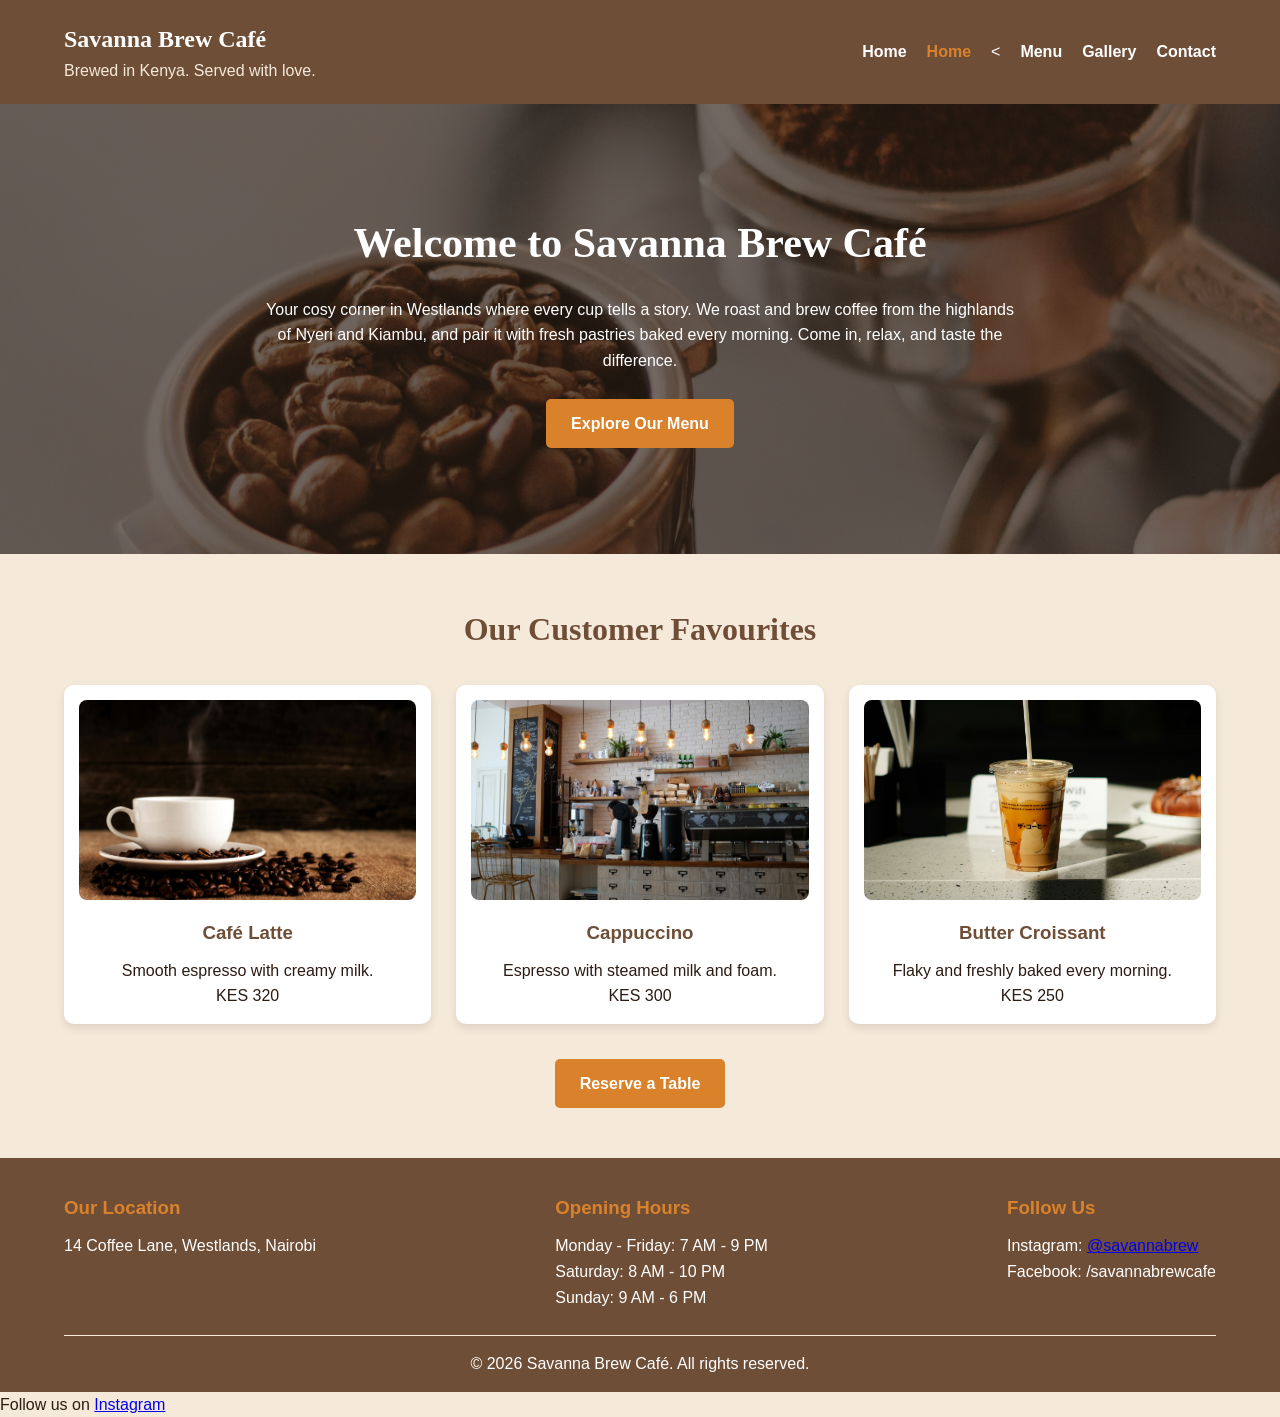
<file: index.html>
<!DOCTYPE html>
<html lang="en">

<head>
    <meta charset="UTF-8">
    <meta name="viewport" content="width=device-width, initial-scale=1.0">

    <title>Home | Savanna Brew Café</title>

    <link rel="stylesheet" href="css/style.css">
</head>

<body>

    <!-- Header -->
    <header>
        <div class="logo">
            <h2>Savanna Brew Café</h2>
            <p>Brewed in Kenya. Served with love.</p>
        </div>

        <!-- Navigation -->
        <nav>
            <ul>
                <li><a href="index.html">Home</a></li>
                <li><a href="about.html" class="active">Home</a></li><
                <li><a href="menu.html">Menu</a></li>
                <li><a href="gallery.html">Gallery</a></li>
                <li><a href="contact.html">Contact</a></li>
            </ul>
        </nav>
    </header>

    <!-- Main Content -->
    <main>

        <!-- Hero Section -->
        <section class="hero">

            <div class="hero-content">

                <h1>Welcome to Savanna Brew Café</h1>

                <p>
                    Your cosy corner in Westlands where every cup tells a story.
                    We roast and brew coffee from the highlands of Nyeri and Kiambu,
                    and pair it with fresh pastries baked every morning.
                    Come in, relax, and taste the difference.
                </p>

                <a href="menu.html" class="btn">Explore Our Menu</a>

            </div>

        </section>

        <!-- Featured Section -->
        <section class="featured">

            <h2>Our Customer Favourites</h2>

            <div class="card-container">

                <article class="card">
                    <img src="images/gallery-1.jpg" alt="Freshly prepared café latte">
                    <h3>Café Latte</h3>
                    <p>Smooth espresso with creamy milk.</p>
                    <p>KES 320</p>
                </article>

                <article class="card">
                    <img src="images/gallery-2.jpg" alt="Fresh cappuccino coffee">
                    <h3>Cappuccino</h3>
                    <p>Espresso with steamed milk and foam.</p>
                    <p>KES 300</p>
                </article>

                <article class="card">
                    <img src="images/gallery-3.jpg" alt="Freshly baked butter croissant">
                    <h3>Butter Croissant</h3>
                    <p>Flaky and freshly baked every morning.</p>
                    <p>KES 250</p>
                </article>

            </div>

            <a href="contact.html" class="btn">Reserve a Table</a>

        </section>

    </main>

    <!-- Footer -->
    <footer>

        <div class="footer-container">

            <div>
                <h3>Our Location</h3>
                <p>14 Coffee Lane, Westlands, Nairobi</p>
            </div>

            <div>
                <h3>Opening Hours</h3>
                <p>Monday - Friday: 7 AM - 9 PM</p>
                <p>Saturday: 8 AM - 10 PM</p>
                <p>Sunday: 9 AM - 6 PM</p>
            </div>

           <div>
    <h3>Follow Us</h3>
    <p>
        Instagram:
        <a href="https://www.instagram.com/"
           target="_blank"
           rel="noopener noreferrer">@savannabrew</a>
    </p>
    <p>Facebook: /savannabrewcafe</p>
</div>

        </div>

        <p class="copyright">
            &copy; 2026 Savanna Brew Café. All rights reserved.
        </p>

    </footer>
    <p>
    Follow us on
    <a href="https://www.instagram.com/"
       target="_blank"
       rel="noopener noreferrer">Instagram</a>
</p>



</body>
</html>
</file>
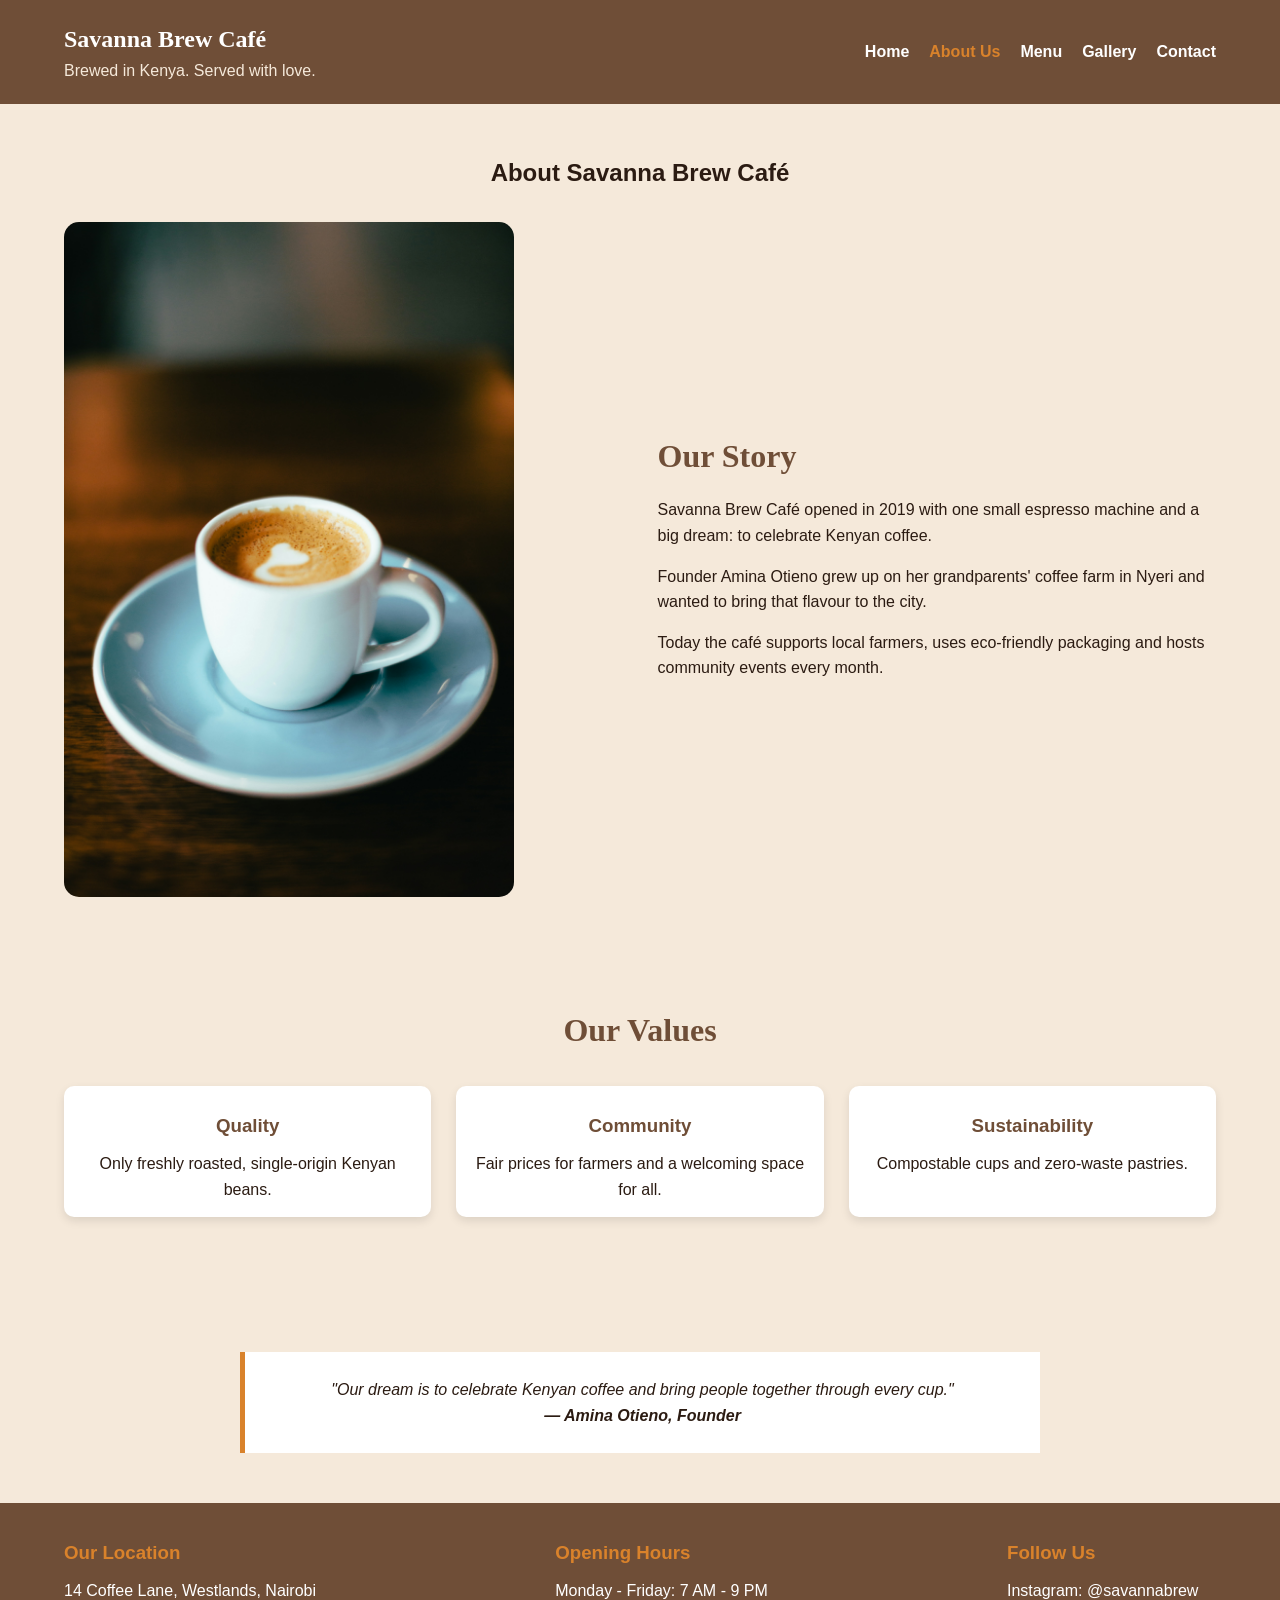
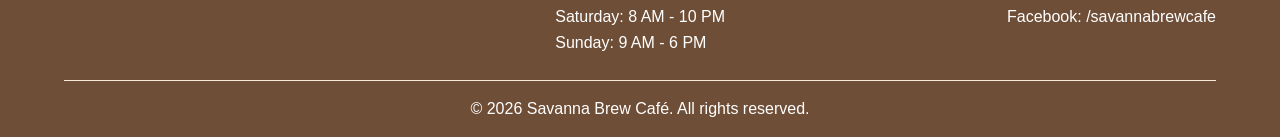
<file: about.html>
<!DOCTYPE html>
<html lang="en">

<head>
    <meta charset="UTF-8">
    <meta name="viewport" content="width=device-width, initial-scale=1.0">

    <title>About Us | Savanna Brew Café</title>

    <link rel="stylesheet" href="css/style.css">
</head>

<body>

    <!-- Header -->
    <header>

        <div class="logo">
            <h2>Savanna Brew Café</h2>
            <p>Brewed in Kenya. Served with love.</p>
        </div>

        <nav>
            <ul>
                <li><a href="index.html">Home</a></li>
                <li><a href="about.html" class="active">About Us</a></li>
                <li><a href="menu.html">Menu</a></li>
                <li><a href="gallery.html">Gallery</a></li>
                <li><a href="contact.html">Contact</a></li>
            </ul>
        </nav>

    </header>

    <!-- Main Content -->
    <main>

        <section class="featured">

            <h1>About Savanna Brew Café</h1>

            <div class="about-container">

                <div class="about-image">
                    <img src="images/about-owner.jpg"
                         alt="Savanna Brew Café owner behind the counter">
                </div>

                <article class="about-text">

                    <h2>Our Story</h2>

                    <p>
                        Savanna Brew Café opened in 2019 with one small
                        espresso machine and a big dream: to celebrate
                        Kenyan coffee.
                    </p>

                    <p>
                        Founder Amina Otieno grew up on her grandparents'
                        coffee farm in Nyeri and wanted to bring that
                        flavour to the city.
                    </p>

                    <p>
                        Today the café supports local farmers, uses
                        eco-friendly packaging and hosts community
                        events every month.
                    </p>

                </article>

            </div>

        </section>

        <!-- Our Values -->
        <section class="featured">

            <h2>Our Values</h2>

            <div class="card-container">

                <article class="card">
                    <h3>Quality</h3>
                    <p>
                        Only freshly roasted, single-origin Kenyan beans.
                    </p>
                </article>

                <article class="card">
                    <h3>Community</h3>
                    <p>
                        Fair prices for farmers and a welcoming space for all.
                    </p>
                </article>

                <article class="card">
                    <h3>Sustainability</h3>
                    <p>
                        Compostable cups and zero-waste pastries.
                    </p>
                </article>

            </div>

        </section>

        <!-- Owner's Quote -->
        <section class="featured">

            <blockquote>
                "Our dream is to celebrate Kenyan coffee and bring
                people together through every cup."
                <br>
                <strong>— Amina Otieno, Founder</strong>
            </blockquote>

        </section>

    </main>

    <!-- Footer -->
    <footer>

        <div class="footer-container">

            <div>
                <h3>Our Location</h3>
                <p>14 Coffee Lane, Westlands, Nairobi</p>
            </div>

            <div>
                <h3>Opening Hours</h3>
                <p>Monday - Friday: 7 AM - 9 PM</p>
                <p>Saturday: 8 AM - 10 PM</p>
                <p>Sunday: 9 AM - 6 PM</p>
            </div>

            <div>
                <h3>Follow Us</h3>
                <p>Instagram: @savannabrew</p>
                <p>Facebook: /savannabrewcafe</p>
            </div>

        </div>

        <p class="copyright">
            &copy; 2026 Savanna Brew Café. All rights reserved.
        </p>

    </footer>

</body>
</html>
</file>
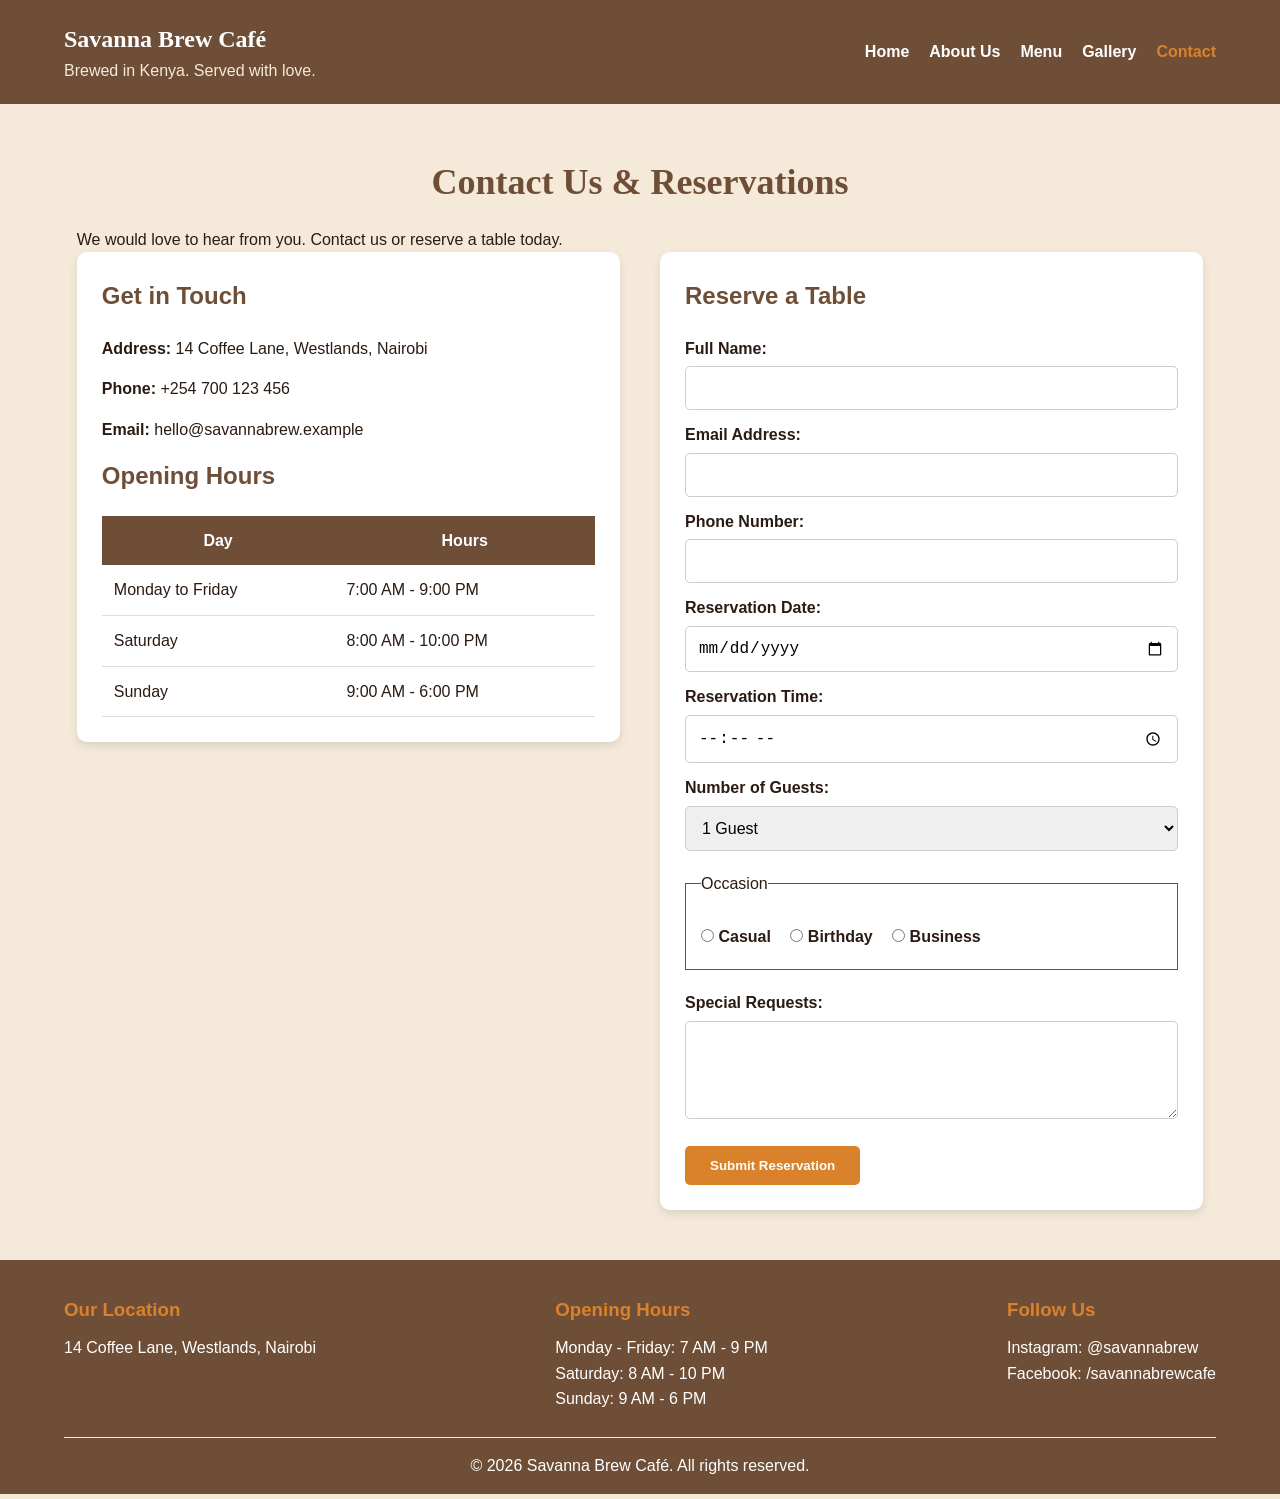
<file: contact.html>
<!DOCTYPE html>
<html lang="en">

<head>
    <meta charset="UTF-8">
    <meta name="viewport" content="width=device-width, initial-scale=1.0">

    <title>Contact Us | Savanna Brew Café</title>

    <link rel="stylesheet" href="css/style.css">
</head>

<body>

    <!-- Header -->
    <header>

        <div class="logo">
            <h2>Savanna Brew Café</h2>
            <p>Brewed in Kenya. Served with love.</p>
        </div>

        <nav>
            <ul>
                <li><a href="index.html">Home</a></li>
                <li><a href="about.html">About Us</a></li>
                <li><a href="menu.html">Menu</a></li>
                <li><a href="gallery.html">Gallery</a></li>
                <li><a href="contact.html" class="active">Contact</a></li>
            </ul>
        </nav>

    </header>

    <main>

        <section class="contact-section">
            <article>

            <h1>Contact Us & Reservations</h1>

            <p>
                We would love to hear from you.
                Contact us or reserve a table today.
            </p>

            <div class="contact-container">

                <!-- Contact Information -->
                <div class="contact-info">

                    <h2>Get in Touch</h2>

                    <p><strong>Address:</strong>
                    14 Coffee Lane, Westlands, Nairobi</p>

                    <p><strong>Phone:</strong>
                    +254 700 123 456</p>

                    <p><strong>Email:</strong>
                    hello@savannabrew.example</p>

                    <h2>Opening Hours</h2>

                    <table class="hours-table">

                        <thead>
                            <tr>
                                <th scope="col">Day</th>
                                <th scope="col">Hours</th>
                            </tr>
                        </thead>

                        <tbody>

                            <tr>
                                <td>Monday to Friday</td>
                                <td>7:00 AM - 9:00 PM</td>
                            </tr>

                            <tr>
                                <td>Saturday</td>
                                <td>8:00 AM - 10:00 PM</td>
                            </tr>

                            <tr>
                                <td>Sunday</td>
                                <td>9:00 AM - 6:00 PM</td>
                            </tr>

                        </tbody>

                    </table>

                </div>

                <!-- Reservation Form -->
                <div class="reservation-form">

                    <h2>Reserve a Table</h2>

                    <form action="#" method="post">

                        <label for="name">Full Name:</label>

                        <input type="text" id="name"
                        name="name" required>

                        <label for="email">Email Address:</label>

                        <input type="email" id="email"
                        name="email" required>

                        <label for="phone">Phone Number:</label>

                        <input type="tel" id="phone"
                        name="phone">

                        <label for="date">Reservation Date:</label>

                        <input type="date" id="date"
                        name="date" required>

                        <label for="time">Reservation Time:</label>

                        <input type="time" id="time"
                        name="time" required>

                        <label for="guests">Number of Guests:</label>

                        <select id="guests" name="guests">

                            <option value="1">1 Guest</option>
                            <option value="2">2 Guests</option>
                            <option value="3">3 Guests</option>
                            <option value="4">4 Guests</option>
                            <option value="5">5 Guests</option>
                            <option value="6">6 Guests</option>
                            <option value="7">7 Guests</option>
                            <option value="8">8 Guests</option>
                            <option value="9">9 Guests</option>
                            <option value="10">10 Guests</option>

                        </select>

                        <fieldset>

                            <legend>Occasion</legend>

                            <label>
                                <input type="radio"
                                name="occasion" value="Casual">
                                Casual
                            </label>

                            <label>
                                <input type="radio"
                                name="occasion" value="Birthday">
                                Birthday
                            </label>

                            <label>
                                <input type="radio"
                                name="occasion" value="Business">
                                Business
                            </label>

                        </fieldset>

                        <label for="requests">
                            Special Requests:
                        </label>

                        <textarea id="requests"
                        name="requests" rows="4"></textarea>

                        <button type="submit" class="btn">
                            Submit Reservation
                        </button>

                    </form>

                </div>

            </div>
            </article>
        </section>

    </main>

    <!-- Footer -->
    <footer>

        <div class="footer-container">

            <div>
                <h3>Our Location</h3>
                <p>14 Coffee Lane, Westlands, Nairobi</p>
            </div>

            <div>
                <h3>Opening Hours</h3>
                <p>Monday - Friday: 7 AM - 9 PM</p>
                <p>Saturday: 8 AM - 10 PM</p>
                <p>Sunday: 9 AM - 6 PM</p>
            </div>

            <div>
                <h3>Follow Us</h3>
                <p>Instagram: @savannabrew</p>
                <p>Facebook: /savannabrewcafe</p>
            </div>

        </div>

        <p class="copyright">
            &copy; 2026 Savanna Brew Café. All rights reserved.
        </p>

    </footer>

</body>
</html>
</file>
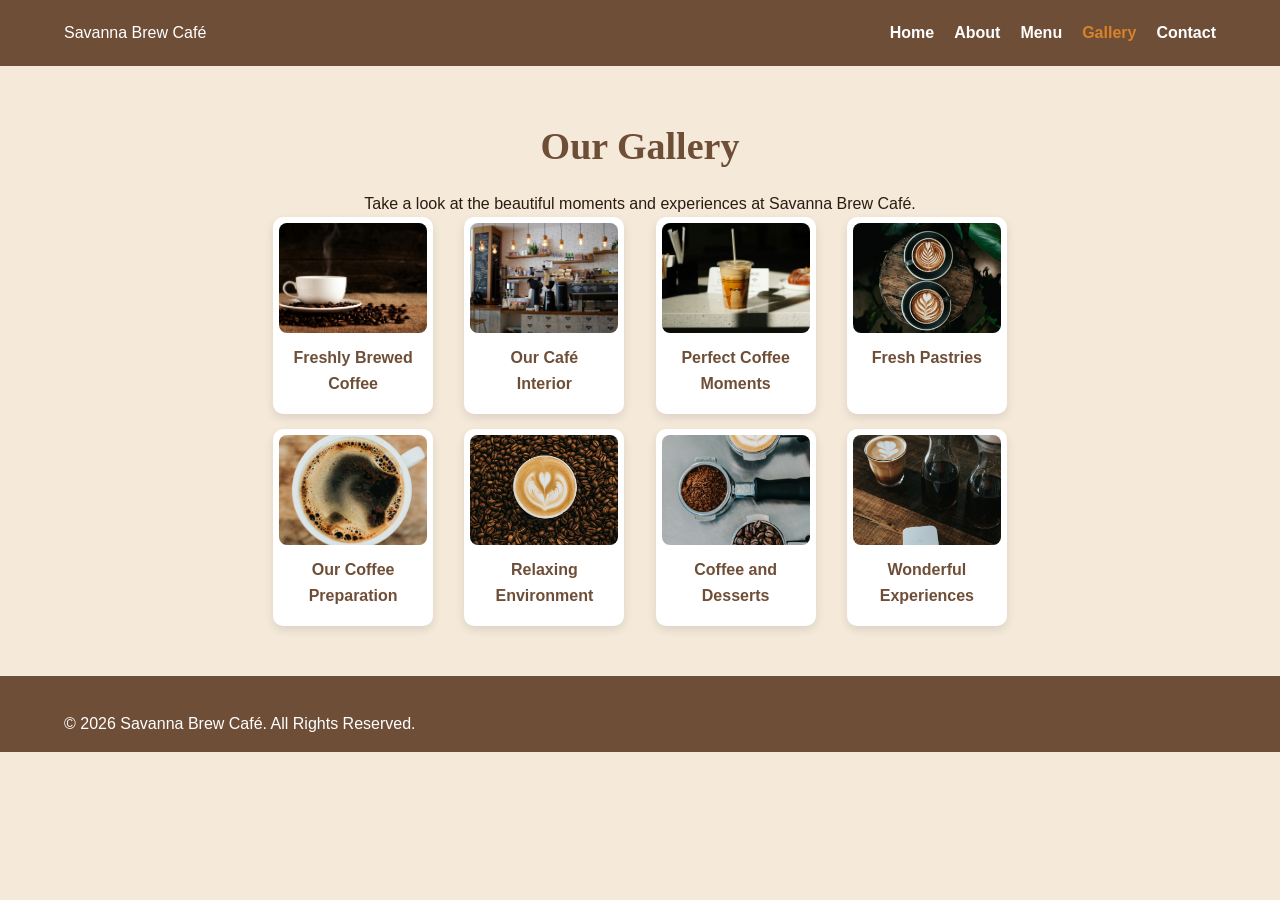
<file: gallery.html>
<!DOCTYPE html>
<html lang="en">
<head>
    <meta charset="UTF-8">
    <meta name="viewport" content="width=device-width, initial-scale=1.0">
    <title>Gallery | Savanna Brew Café</title>
    <link rel="stylesheet" href="css/style.css">
</head>

<body>

<header>
    <div class="logo">Savanna Brew Café</div>
    <nav>
        <ul>
            <li><a href="index.html">Home</a></li>
            <li><a href="about.html">About</a></li>
            <li><a href="menu.html">Menu</a></li>
            <li><a href="gallery.html" class="active">Gallery</a></li>
            <li><a href="contact.html">Contact</a></li>
        </ul>
    </nav>
</header>

<main>
    <section class="gallery-section">
        <article>
        <h1>Our Gallery</h1>
        <p>Take a look at the beautiful moments and experiences at Savanna Brew Café.</p>

        <div class="gallery-grid">

            <figure>
                <img src="images/gallery-1.jpg" alt="Freshly brewed coffee">
                <figcaption>Freshly Brewed Coffee</figcaption>
            </figure>

            <figure>
                <img src="images/gallery-2.jpg" alt="Café interior">
                <figcaption>Our Café Interior</figcaption>
            </figure>

            <figure>
                <img src="images/gallery-3.jpg" alt="Coffee served in a cup">
                <figcaption>Perfect Coffee Moments</figcaption>
            </figure>

            <figure>
                <img src="images/gallery-4.jpg" alt="Fresh pastries">
                <figcaption>Fresh Pastries</figcaption>
            </figure>

            <figure>
                <img src="images/gallery-5.jpg" alt="Coffee preparation">
                <figcaption>Our Coffee Preparation</figcaption>
            </figure>

            <figure>
                <img src="images/gallery-6.jpg" alt="Café seating area">
                <figcaption>Relaxing Environment</figcaption>
            </figure>

            <figure>
                <img src="images/gallery-7.jpg" alt="Coffee and dessert">
                <figcaption>Coffee and Desserts</figcaption>
            </figure>

            <figure>
                <img src="images/gallery-8.jpg" alt="Customers enjoying coffee">
                <figcaption>Wonderful Experiences</figcaption>
            </figure>

        </div>
    </article>
</main>

<footer>
    <p>&copy; 2026 Savanna Brew Café. All Rights Reserved.</p>
</footer>

</body>
</html>
</file>
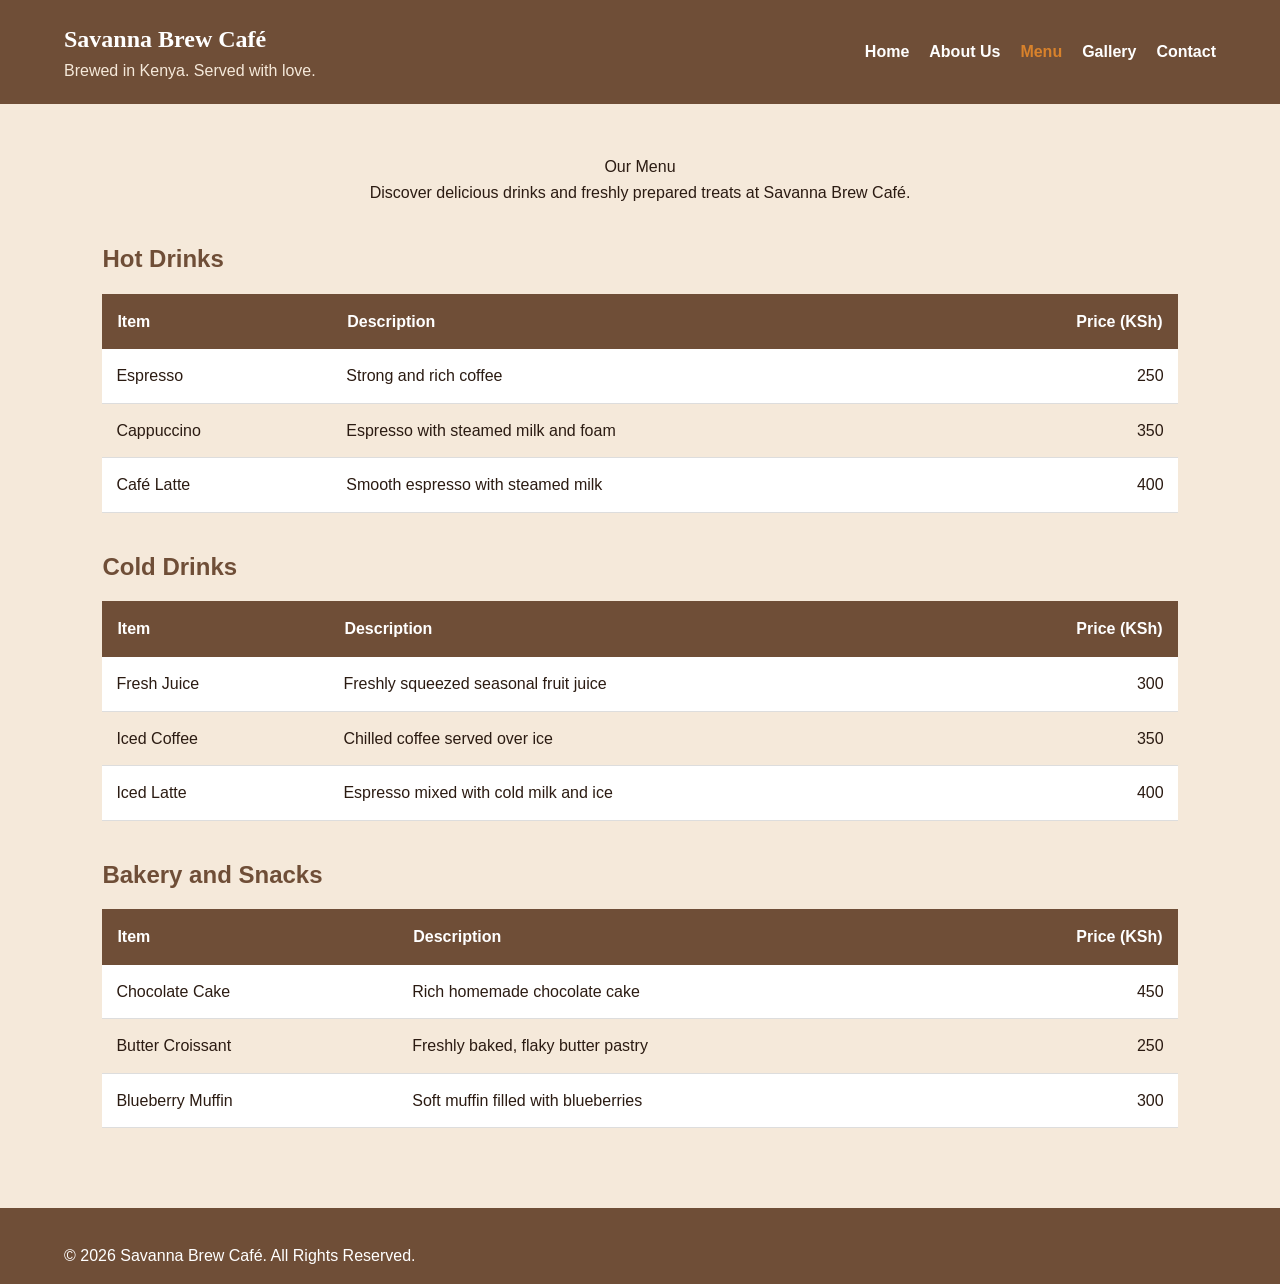
<file: menu.html>
<!DOCTYPE html>
<html lang="en">

<head>
    <meta charset="UTF-8">
    <meta name="viewport" content="width=device-width, initial-scale=1.0">

    <title>Our Menu | Savanna Brew Café</title>

    <link rel="stylesheet" href="css/style.css">
</head>

<body>

<header>
    <div class="logo">
        <h2>Savanna Brew Café</h2>
        <p>Brewed in Kenya. Served with love.</p>
    </div>

    <nav>
        <ul>
            <li><a href="index.html">Home</a></li>
            <li><a href="about.html">About Us</a></li>
            <li><a href="menu.html" class="active">Menu</a></li>
            <li><a href="gallery.html">Gallery</a></li>
            <li><a href="contact.html">Contact</a></li>
        </ul>
    </nav>
</header>

<main>

    <section class="menu-section">
        <article

        <h1>Our Menu</h1>

        <p>
            Discover delicious drinks and freshly prepared treats
            at Savanna Brew Café.
        </p>

        <!-- Hot Drinks -->
        <h2>Hot Drinks</h2>

        <div class="table-wrapper">
            <table class="menu-table">
                <thead>
                    <tr>
                        <th>Item</th>
                        <th>Description</th>
                        <th>Price (KSh)</th>
                    </tr>
                </thead>

                <tbody>
                    <tr>
                        <td>Espresso</td>
                        <td>Strong and rich coffee</td>
                        <td>250</td>
                    </tr>

                    <tr>
                        <td>Cappuccino</td>
                        <td>Espresso with steamed milk and foam</td>
                        <td>350</td>
                    </tr>

                    <tr>
                        <td>Café Latte</td>
                        <td>Smooth espresso with steamed milk</td>
                        <td>400</td>
                    </tr>
                </tbody>
            </table>
        </div>

        <!-- Cold Drinks -->
        <h2>Cold Drinks</h2>

        <div class="table-wrapper">
            <table class="menu-table">
                <thead>
                    <tr>
                        <th>Item</th>
                        <th>Description</th>
                        <th>Price (KSh)</th>
                    </tr>
                </thead>

                <tbody>
                    <tr>
                        <td>Fresh Juice</td>
                        <td>Freshly squeezed seasonal fruit juice</td>
                        <td>300</td>
                    </tr>

                    <tr>
                        <td>Iced Coffee</td>
                        <td>Chilled coffee served over ice</td>
                        <td>350</td>
                    </tr>

                    <tr>
                        <td>Iced Latte</td>
                        <td>Espresso mixed with cold milk and ice</td>
                        <td>400</td>
                    </tr>
                </tbody>
            </table>
        </div>

        <!-- Bakery and Snacks -->
        <h2>Bakery and Snacks</h2>

        <div class="table-wrapper">
            <table class="menu-table">
                <thead>
                    <tr>
                        <th>Item</th>
                        <th>Description</th>
                        <th>Price (KSh)</th>
                    </tr>
                </thead>

                <tbody>
                    <tr>
                        <td>Chocolate Cake</td>
                        <td>Rich homemade chocolate cake</td>
                        <td>450</td>
                    </tr>

                    <tr>
                        <td>Butter Croissant</td>
                        <td>Freshly baked, flaky butter pastry</td>
                        <td>250</td>
                    </tr>

                    <tr>
                        <td>Blueberry Muffin</td>
                        <td>Soft muffin filled with blueberries</td>
                        <td>300</td>
                    </tr>
                </tbody>
            </table>
        </div>
    </article>
    </section>

</main>

<footer>
    <p>&copy; 2026 Savanna Brew Café. All Rights Reserved.</p>
</footer>

</body>
</html>
</file>
<file: css/style.css>
/* GENERAL STYLING */

:root {
    --primary: #6F4E37;
    --secondary: #F5E9DA;
    --accent: #D9822B;
    --dark: #2B1B12;
    --white: #FFFFFF;
}

* {
    margin: 0;
    padding: 0;
    box-sizing: border-box;
}

body {
    font-family: Arial, sans-serif;
    font-size: 16px;
    line-height: 1.6;
    color: var(--dark);
    background-color: var(--secondary);
}

/* HEADER */

header {
    background-color: var(--primary);
    color: var(--white);
    padding: 20px 5%;
    display: flex;
    justify-content: space-between;
    align-items: center;
    flex-wrap: wrap;
}

.logo h2 {
    font-family: Georgia, serif;
}

.logo p {
    color: var(--secondary);
}

/* NAVIGATION */

nav ul {
    display: flex;
    list-style: none;
    gap: 20px;
}

nav a {
    color: var(--white);
    text-decoration: none;
    font-weight: bold;
    transition: 0.3s;
}

nav a:hover,
nav a:focus,
nav a.active {
    color: var(--accent);
}

/* HERO SECTION */

.hero {
    min-height: 450px;
    background:
        linear-gradient(rgba(43, 27, 18, 0.65),
        rgba(43, 27, 18, 0.65)),
        url("../images/hero.jpg");

    background-size: cover;
    background-position: center;

    display: flex;
    align-items: center;
    justify-content: center;
    text-align: center;
    padding: 40px 10%;
    color: var(--white);
}

.hero-content {
    max-width: 750px;
}

.hero h1 {
    font-family: Georgia, serif;
    font-size: 42px;
    margin-bottom: 20px;
}

.hero p {
    margin-bottom: 25px;
}

/* BUTTONS */

.btn {
    display: inline-block;
    background-color: var(--accent);
    color: var(--white);
    padding: 12px 25px;
    text-decoration: none;
    border-radius: 5px;
    font-weight: bold;
    transition: 0.3s;
}

.btn:hover,
.btn:focus {
    background-color: var(--primary);
    transform: translateY(-3px);
}

/* FEATURED SECTION */

.featured {
    text-align: center;
    padding: 50px 5%;
}

.featured h2 {
    font-family: Georgia, serif;
    font-size: 32px;
    margin-bottom: 30px;
    color: var(--primary);
}

.card-container {
    display: flex;
    justify-content: center;
    gap: 25px;
    margin-bottom: 35px;
}

.card {
    background-color: var(--white);
    width: 32%;
    padding: 15px;
    border-radius: 10px;
    box-shadow: 0 4px 10px rgba(0,0,0,0.1);
    transition: 0.3s;
}

.card:hover {
    transform: translateY(-8px);
    box-shadow: 0 8px 18px rgba(0,0,0,0.2);
}

.card img {
    width: 100%;
    height: 200px;
    object-fit: cover;
    border-radius: 8px;
}

.card h3 {
    color: var(--primary);
    margin: 10px 0;
}

/* FOOTER */

footer {
    background-color: var(--primary);
    color: var(--white);
    padding: 35px 5% 15px;
}

.footer-container {
    display: flex;
    justify-content: space-between;
    gap: 25px;
    margin-bottom: 25px;
}

.footer-container h3 {
    color: var(--accent);
    margin-bottom: 10px;
}

.copyright {
    text-align: center;
    border-top: 1px solid var(--secondary);
    padding-top: 15px;
}

/* RESPONSIVE DESIGN */

@media (max-width: 768px) {

    header {
        flex-direction: column;
        gap: 20px;
        text-align: center;
    }

   nav ul {
    display: flex;
    list-style: none;
    gap: 20px;
}

    .card-container {
        flex-direction: column;
    }

    .card {
        width: 100%;
    }

    .footer-container {
        flex-direction: column;
        text-align: center;
    }

    .hero h1 {
        font-size: 30px;
    }
}
/* ABOUT PAGE */

.about-container {
    display: flex;
    align-items: center;
    gap: 35px;
    text-align: left;
    margin-top: 30px;
}

.about-image {
    flex: 1;
}

.about-image img {
    width: 100%;
    max-width: 450px;
    border-radius: 15px;
}

.about-text {
    flex: 1;
}

.about-text h2 {
    color: var(--primary);
    margin-bottom: 15px;
}

.about-text p {
    margin-bottom: 15px;
}

blockquote {
    background-color: var(--white);
    border-left: 5px solid var(--accent);
    padding: 25px;
    font-style: italic;
    max-width: 800px;
    margin: auto;
}

/* ABOUT PAGE MOBILE DESIGN */

@media (max-width: 768px) {

    .about-container {
        flex-direction: column;
        text-align: center;
    }

}
/* MENU PAGE */

.menu-section {
    padding: 50px 8%;
    text-align: center;
}

.menu-section h1 {
    color: var(--primary);
    font-family: Georgia, serif;
    font-size: 38px;
    margin-bottom: 15px;
}

.menu-intro {
    margin-bottom: 35px;
}

.menu-section h2 {
    color: var(--primary);
    margin: 35px 0 15px;
    text-align: left;
}

.table-wrapper {
    overflow-x: auto;
    margin-bottom: 30px;
}

.menu-table {
    width: 100%;
    border-collapse: collapse;
    background-color: var(--white);
}

.menu-table th {
    background-color: var(--primary);
    color: var(--white);
    padding: 15px;
    text-align: left;
}

.menu-table td {
    padding: 14px;
    border-bottom: 1px solid #ddd;
    text-align: left;
}

.menu-table th:last-child,
.menu-table td:last-child {
    text-align: right;
}

.menu-table tbody tr:nth-child(even) {
    background-color: var(--secondary);
}

.menu-table tbody tr:hover {
    background-color: #f3d5b5;
}/* MENU PAGE */

.menu-section {
    padding: 50px 8%;
    text-align: center;
}

.menu-section h1 {
    color: var(--primary);
    font-family: Georgia, serif;
    font-size: 38px;
    margin-bottom: 15px;
}

.menu-intro {
    margin-bottom: 35px;
}

.menu-section h2 {
    color: var(--primary);
    margin: 35px 0 15px;
    text-align: left;
}

.table-wrapper {
    overflow-x: auto;
    margin-bottom: 30px;
}

.menu-table {
    width: 100%;
    border-collapse: collapse;
    background-color: var(--white);
}

.menu-table th {
    background-color: var(--primary);
    color: var(--white);
    padding: 15px;
    text-align: left;
}

.menu-table td {
    padding: 14px;
    border-bottom: 1px solid #ddd;
    text-align: left;
}

.menu-table th:last-child,
.menu-table td:last-child {
    text-align: right;
}

.menu-table tbody tr:nth-child(even) {
    background-color: var(--secondary);
}

.menu-table tbody tr:hover {
    background-color: #f3d5b5;
}
/* GALLERY PAGE */

.gallery-section {
    padding: 50px 5%;
    text-align: center;
}

.gallery-section h1 {
    color: var(--primary);
    font-family: Georgia, serif;
    font-size: 38px;
    margin-bottom: 15px;
}

.gallery-section > p {
    margin-bottom: 35px;
}

.gallery-grid {
     display: grid;
    grid-template-columns: repeat(4, 1fr);
    gap: 20px;
    max-width: 1100px;
    margin: 0 auto;
}

.gallery-grid figure {
    background-color: var(--white);
    padding: 10px;
    border-radius: 10px;
    overflow: hidden;
    box-shadow: 0 4px 10px rgba(0,0,0,0.1);
}

.gallery-grid img {
    width: 100%;
    height: 110px;
    object-fit: cover;
    border-radius: 8px;
    transition: transform 0.4s;
}
  

.gallery-grid figure:hover img {
    transform: scale(1.08);
}

.gallery-grid figcaption {
    padding: 12px;
    color: var(--primary);
    font-weight: bold;
}

/* TABLET */

@media (max-width: 992px) {
    .gallery-grid {
        grid-template-columns: repeat(2, 1fr);
    }
}

/* MOBILE */

@media (max-width: 768px) {
    .gallery-grid {
        grid-template-columns: 1fr;
    }
}
/* CONTACT PAGE */

.contact-section {
    padding: 50px 6%;
}

.contact-section h1 {
    text-align: center;
    color: var(--primary);
    font-family: Georgia, serif;
    font-size: 36px;
    margin-bottom: 15px;
}

.contact-section > p {
    text-align: center;
    margin-bottom: 35px;
}

.contact-container {
    display: grid;
    grid-template-columns: 1fr 1fr;
    gap: 40px;
    align-items: start;
}

.contact-info,
.reservation-form {
    background-color: var(--white);
    padding: 25px;
    border-radius: 10px;
    box-shadow: 0 4px 10px rgba(0,0,0,0.1);
}

.contact-info h2,
.reservation-form h2 {
    color: var(--primary);
    margin-bottom: 20px;
}

.contact-info p {
    margin-bottom: 15px;
}

.hours-table {
    width: 100%;
    border-collapse: collapse;
}

.hours-table th {
    background-color: var(--primary);
    color: var(--white);
    padding: 12px;
}

.hours-table td {
    padding: 12px;
    border-bottom: 1px solid #ddd;
}

.reservation-form label {
    display: block;
    margin: 12px 0 5px;
    font-weight: bold;
}

.reservation-form input,
.reservation-form select,
.reservation-form textarea {
    width: 100%;
    padding: 12px;
    border: 1px solid #ccc;
    border-radius: 5px;
    font-size: 16px;
}

.reservation-form input:focus,
.reservation-form select:focus,
.reservation-form textarea:focus {
    outline: 2px solid var(--accent);
}

.reservation-form fieldset {
    margin: 20px 0;
    padding: 15px;
    border: 1px solid var(--primary);
}

.reservation-form fieldset label {
    display: inline-block;
    margin-right: 15px;
}

.reservation-form fieldset input {
    width: auto;
}

.reservation-form button {
    border: none;
    margin-top: 20px;
    cursor: pointer;
}

/* MOBILE CONTACT DESIGN */

@media (max-width: 768px) {

    .contact-container {
        grid-template-columns: 1fr;
    }

}
/* GALLERY SIZE ADJUSTMENT */

.gallery-section .gallery-grid {
    max-width: 900px;
    margin: 0 auto;
    display: grid;
    grid-template-columns: repeat(4, 1fr);
    gap: 15px;
}

.gallery-section .gallery-grid figure {
    max-width: 210px;
    margin: 0 auto;
}

.gallery-section .gallery-grid img {
    width: 100%;
    height: 130px;
    object-fit: cover;
    display: block;
}

@media (max-width: 992px) {
    .gallery-section .gallery-grid {
        grid-template-columns: repeat(2, 1fr);
    }
}

@media (max-width: 768px) {
    .gallery-section .gallery-grid {
        grid-template-columns: 1fr;
    }
}
/* FINAL GALLERY IMAGE SIZE */

.gallery-section .gallery-grid figure {
    width: 160px !important;
    max-width: 160px !important;
    margin: 0 auto !important;
    padding: 6px !important;
}

.gallery-section .gallery-grid img {
    width: 148px !important;
    height: 110px !important;
    object-fit: cover !important;
    display: block;
}

.gallery-section .gallery-grid {
    max-width: 750px;
    margin: 0 auto;
    justify-items: center;
    gap: 15px;
}
/* FIX GALLERY IMAGE SIZES */
.gallery-grid {
    display: grid;
    grid-template-columns: repeat(4, 1fr);
    gap: 20px;
}

.gallery-grid figure {
    width: 100%;
    margin: 0;
    overflow: hidden;
}

.gallery-grid img {
    display: block;
    width: 100% !important;
    height: 180px !important;
    object-fit: cover;
    border-radius: 8px;
}

@media (max-width: 768px) {
    .gallery-grid {
        grid-template-columns: repeat(2, 1fr);
    }
}

@media (max-width: 480px) {
    .gallery-grid {
        grid-template-columns: 1fr;
    }
}
nav ul li a {
    transition: color 0.3s ease;
}

nav ul li a:hover {
    color: var(--accent);
}
</file>
